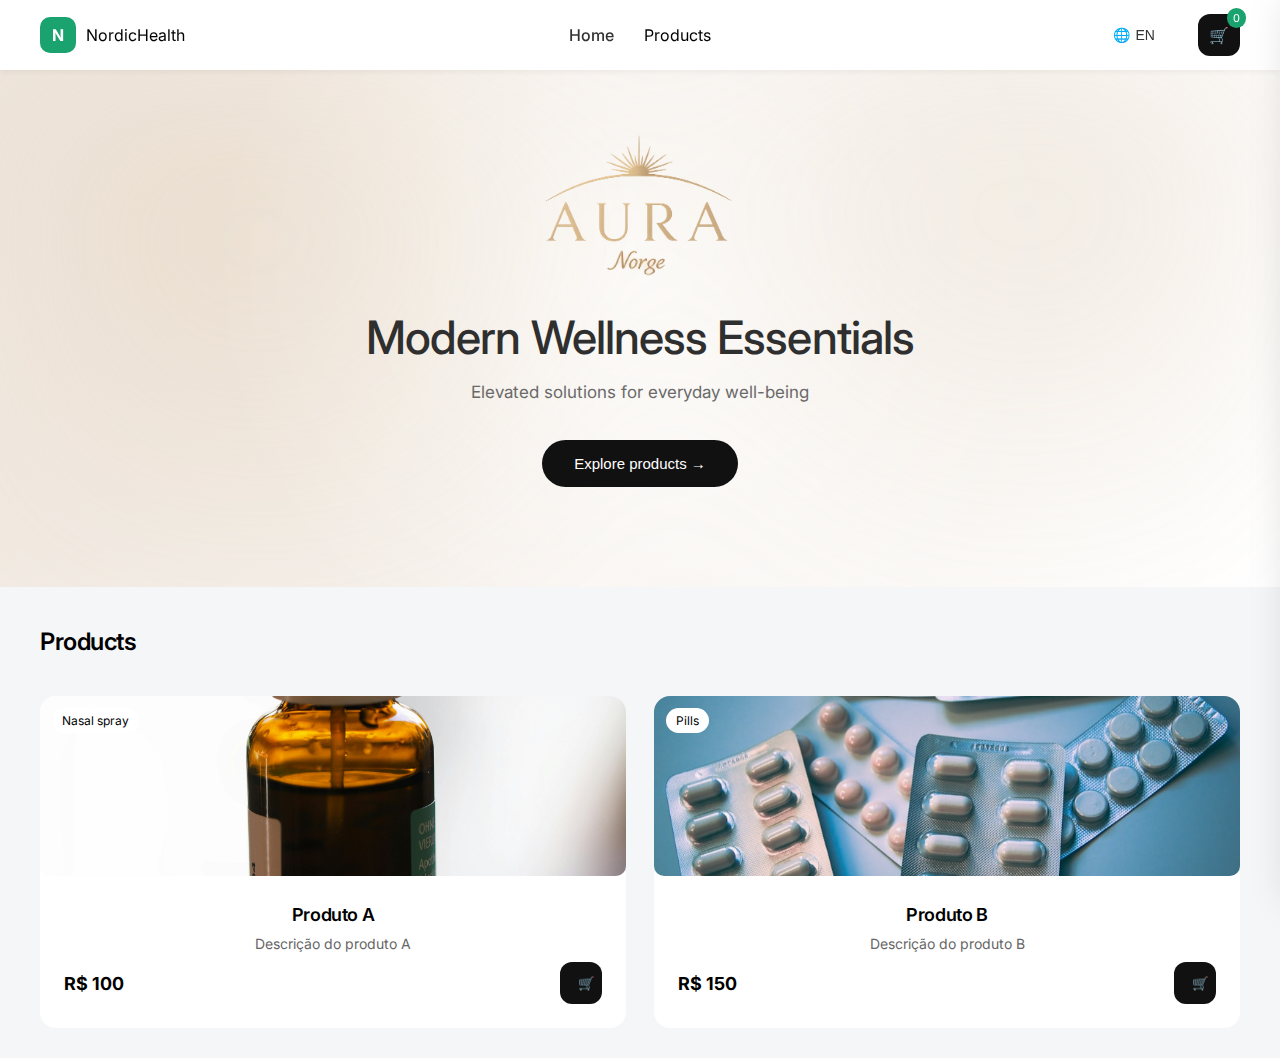
<file: index.html>
<!DOCTYPE html>
<html>
<head>
<meta charset="UTF-8">
<title>Store</title>
<link rel="stylesheet" href="assets/css/style.css">
<link href="https://fonts.googleapis.com/css2?family=Inter:wght@300;400;500;600&display=swap" rel="stylesheet">
</head>

<body>

<header>
  <div class="logo">
    <div class="logo-icon">N</div>
    <span>NordicHealth</span>
  </div>

  <nav class="main-nav">

    <a href="index.html" id="nav-home"></a>

    <div class="nav-dropdown">
      <span id="nav-products"></span>

      <div class="dropdown-menu">
        <a href="index.html?cat=all" id="nav-all"></a>
        <a href="index.html?cat=spray" id="nav-spray"></a>
        <a href="index.html?cat=pills" id="nav-pills"></a>
      </div>
    </div>

  </nav>

  <div class="header-actions">

    <!-- Idioma -->
    <div class="lang-selector">
      <button onclick="toggleLangMenu()" class="lang-btn">
        🌐 <span id="current-lang">EN</span>
      </button>

      <div id="lang-menu" class="lang-menu">
        <div class="lang-item" onclick="setLang('en')">
          <span class="lang-code">GB</span>
          <span>English</span>
        </div>

        <div class="lang-item" onclick="setLang('no')">
          <span class="lang-code">NO</span>
          <span>Norsk</span>
        </div>
      </div>
    </div>

    <!-- Carrinho -->
    <a href="#" onclick="openCart(); return false;" class="cart-btn">
      🛒
      <span id="cart-count" class="cart-badge">0</span>
    </a>

  </div>
</header>

<section class="hero">

  <div class="hero-blur"></div>

  <div class="hero-content">

    <img src="assets/images/logo.png" class="hero-logo">

    <h1 id="hero-title"></h1>
    <p id="hero-subtitle"></p>

    <button class="hero-btn"  id="hero-btn" onclick="location.href='#products-title'">
      Explore products →
    </button>

  </div>

</section>

<h2 id="products-title"></h2>

<div id="product-list" class="grid"></div>

<!-- Overlay -->
<div id="cart-overlay" onclick="closeCart()"></div>

<!-- Drawer -->
<div id="cart-drawer">
  <div class="cart-header">
    <h3 id="cart-title"></h3>
    <button onclick="closeCart()">✕</button>
  </div>

  <div id="cart-drawer-items"></div>

  <div class="cart-footer">
    <h3 id="drawer-total"></h3>
    <button class="primary" id="checkout-btn" onclick="checkoutWhatsApp()">
    </button>
  </div>
</div>

<!-- Scripts -->
<script src="assets/js/products.js"></script>
<script src="assets/js/cart.js"></script>
<script src="assets/js/ui.js"></script>
<script src="assets/js/checkout.js"></script>

<script src="assets/js/i18n/en.js"></script>
<script src="assets/js/i18n/no.js"></script>
<script src="assets/js/i18n/i18n.js"></script>

<script>
document.getElementById("hero-title").innerText = t("heroTitle");
document.getElementById("hero-subtitle").innerText = t("heroSubtitle");
document.getElementById("products-title").innerText = t("products");
document.getElementById("cart-title").innerText = t("cart");
document.getElementById("checkout-btn").innerText = t("checkout");
document.getElementById("nav-home").innerText = t("menuHome");
document.getElementById("nav-products").innerText = t("menuProducts");
document.getElementById("nav-all").innerText = t("menuProducts");
document.getElementById("nav-spray").innerText = t("menuSpray");
document.getElementById("nav-pills").innerText = t("menuPills");
document.getElementById("hero-btn").innerText = t("heroButton");



renderProducts();
updateCartCount();
</script>

</body>
</html>
</file>
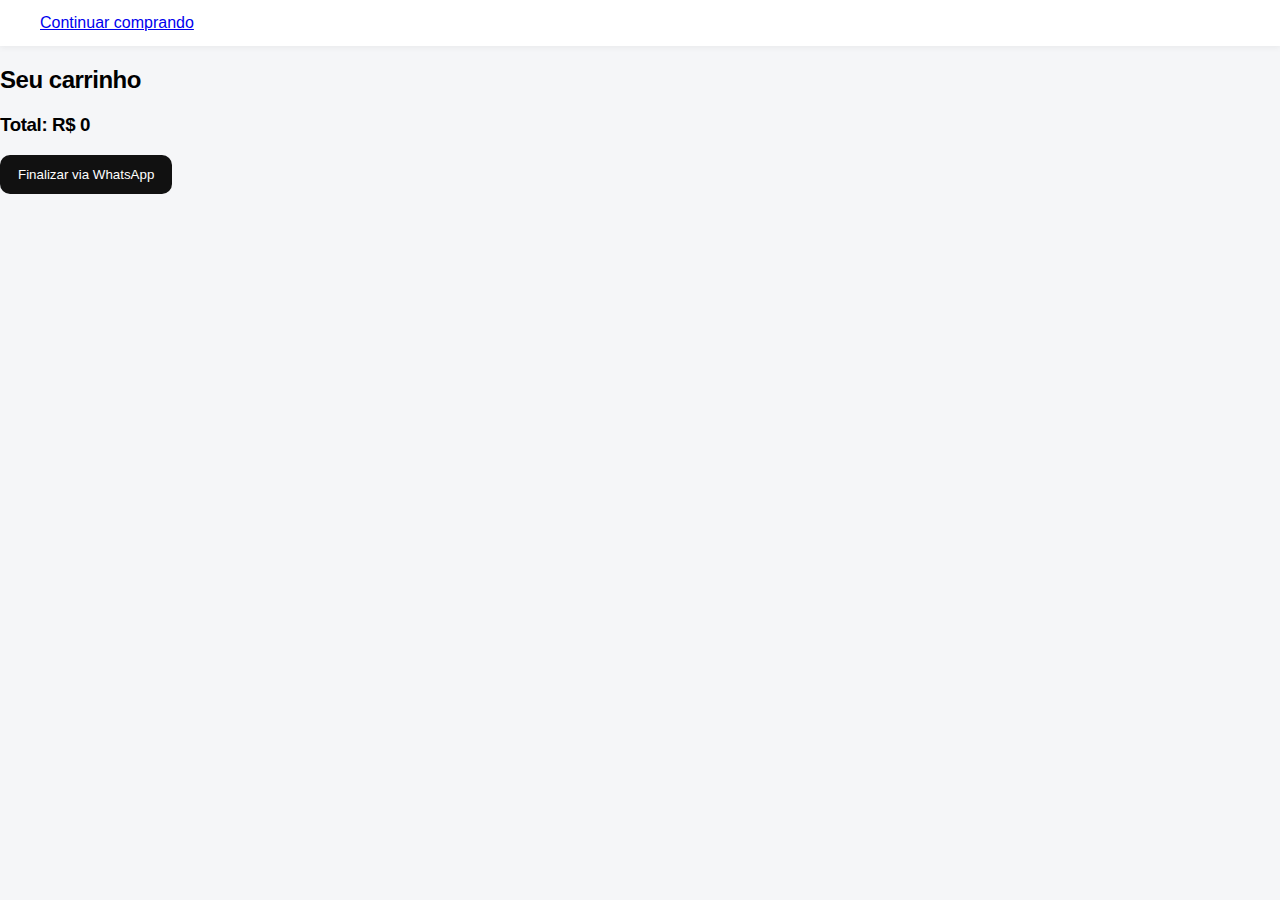
<file: carrinho.html>
<!DOCTYPE html>
<html>
<head>
<meta charset="UTF-8">
<title>Carrinho</title>
<link rel="stylesheet" href="assets/css/style.css">
</head>

<body>
<header>
  <a href="index.html">Continuar comprando</a>
</header>

<h2>Seu carrinho</h2>
<div id="cart-items"></div>

<h3 id="cart-total"></h3>

<button onclick="checkoutWhatsApp()">Finalizar via WhatsApp</button>

<script src="assets/js/products.js"></script>
<script src="assets/js/cart.js"></script>
<script src="assets/js/ui.js"></script>
<script src="assets/js/checkout.js"></script>

<script>
renderCart();
</script>

</body>
</html>
</file>
<file: assets/css/style.css>
body {
  font-family: 'Inter', sans-serif;
  margin: 0;
  background: #f5f6f8;
}

/* HEADER */
header {
  position: sticky;
  top: 0;
  z-index: 50;

  background: white;
  padding: 14px 40px;

  display: flex;
  align-items: center;
  justify-content: space-between;

  box-shadow: 0 2px 6px rgba(0,0,0,0.05);
}

.main-nav {
  display: flex;
  align-items: center;
  gap: 30px;
}


h1, h2, h3 {
  font-weight: 600;
  letter-spacing: -0.02em;
}

p {
  line-height: 1.5;
}

header button {
  margin-right: 5px;
}

/* HERO */

.hero {
  position: relative;
  padding: 60px 40px 100px;
  overflow: hidden;
  background:
    radial-gradient(circle at 50% 40%, rgba(255,255,255,0.9), transparent 60%),
    linear-gradient(120deg, #efe6dd, #ffffff);
  text-align: center;
}

.hero-blur {
  position: absolute;
  inset: 0;
  background:
    radial-gradient(circle at 20% 30%, rgba(210,180,140,0.25), transparent 40%),
    radial-gradient(circle at 80% 20%, rgba(200,170,130,0.18), transparent 40%);
  filter: blur(80px);
  z-index: 0;
}

.hero-content {
  position: relative;
  z-index: 1;

  max-width: 900px;
  margin: auto;

  display: flex;
  flex-direction: column;
  align-items: center;
  text-align: center;
}

@media (max-width: 768px) {
  .hero h1 {
    font-size: 36px;
    max-width: 90%;
  }

  .hero-logo {
    height: 160px;
  }
}

.hero-logo {
  height: 150px;
  margin: 0 0 30px;
  opacity: 0.9;
}

.hero-badge {
  display: inline-flex;
  align-items: center;
  gap: 6px;

  background: #d6efe6;
  color: #147a53;

  padding: 8px 16px;
  border-radius: 999px;

  margin: 10px 0 20px;
  font-size: 14px;
}

.hero h1 {
  font-size: 46px;
  max-width: 680px;
  margin: 0 auto 14px;
  line-height: 1.2;
  font-weight: 500;
  color: #2f2f2f;
}

.hero p {
  font-size: 17px;
  max-width: 520px;
  margin: 0 auto;
  line-height: 1.6;
  color: #6a6a6a;
}

.hero-btn {
  margin-top: 34px;
  background: #111;
  color: white;

  padding: 15px 32px;
  border-radius: 999px;

  font-size: 15px;
  font-weight: 500;

  transition: transform .15s ease, box-shadow .2s ease;
}

.hero-btn:hover {
  transform: translateY(-2px);
  box-shadow: 0 8px 20px rgba(0,0,0,0.15);
}

.hero-btn:active {
  transform: translateY(0);
}

/* GRID */
.grid {
  display: grid;
  grid-template-columns: repeat(auto-fit, minmax(260px, 1fr));
  gap: 28px;
  padding: 30px 40px;
  max-width: 1200px;
  margin: auto;
}

/* CARD */
.card {
  background: white;
  border-radius: 14px;
  padding: 15px;
  text-align: center;
  transition: .2s;
}

.card:hover {
  transform: translateY(-6px);
  box-shadow: 0 10px 30px rgba(0,0,0,0.08);
}

.card img {
  width: 100%;
  border-radius: 10px;
}

/* PRODUCT PAGE */
.product-page {
  display: flex;
  gap: 40px;
  padding: 30px;
  flex-wrap: wrap;
}

.product-page img {
  max-width: 400px;
  border-radius: 12px;
}

/* BUTTON */
button {
  padding: 12px 18px;
  border-radius: 10px;
  border: none;
  background: #111;
  color: white;
  cursor: pointer;
  transition: transform .1s ease, opacity .2s ease;
}

button:hover {
  opacity: 0.9;
}

button:active {
  transform: scale(0.96);
}

button.primary {
  background: #1aa36f;
}

/* CART PAGE (fallback antiga) */
.cart-item {
  background: white;
  margin: 10px 20px;
  padding: 15px;
  border-radius: 10px;
}

/* LOGO */
.logo {
  display: flex;
  align-items: center;
  gap: 10px;
}

.logo-icon {
  background: #1aa36f;
  color: white;
  width: 36px;
  height: 36px;
  border-radius: 10px;
  display: flex;
  align-items: center;
  justify-content: center;
  font-weight: bold;
}

/* HEADER ACTIONS */
.header-actions {
  display: flex;
  align-items: center;
  gap: 20px;
}

/* LANGUAGE */
.lang-selector {
  position: relative;
}

.lang-btn {
  background: transparent;
  border: none;
  display: flex;
  align-items: center;
  gap: 6px;
  font-size: 14px;
  cursor: pointer;
  color: #333;
}

/* LANGUAGE MENU */
.lang-menu {
  display: none;
  position: absolute;
  right: 0;
  top: 38px;
  width: 170px;
  background: white;
  border-radius: 14px;
  box-shadow: 0 15px 40px rgba(0,0,0,0.12);
  padding: 8px;
}

.lang-menu.show {
  display: block;
}

.lang-item {
  display: flex;
  gap: 10px;
  padding: 10px 12px;
  border-radius: 10px;
  cursor: pointer;
  align-items: center;
}

.lang-item:hover {
  background: #e7f5f0;
}

.lang-code {
  font-size: 12px;
  color: #777;
}

/* CART BUTTON */
.cart-btn {
  position: relative;
  width: 42px;
  height: 42px;
  background: #111;
  border-radius: 12px;
  display: flex;
  align-items: center;
  justify-content: center;
  color: white;
  text-decoration: none;
}

.cart-badge {
  position: absolute;
  top: -6px;
  right: -6px;
  background: #1aa36f;
  color: white;
  font-size: 11px;
  padding: 3px 6px;
  border-radius: 999px;
}

/* OVERLAY */
#cart-overlay {
  position: fixed;
  inset: 0;
  background: rgba(0,0,0,0.4);
  display: none;
  z-index: 100;
}

#cart-overlay.show {
  display: block;
}

/* DRAWER */
#cart-drawer {
  position: fixed;
  right: -400px;
  top: 0;
  width: min(380px, 100%);
  height: 100%;
  background: white;
  box-shadow: -10px 0 40px rgba(0,0,0,0.15);
  transition: 0.3s;
  display: flex;
  flex-direction: column;
  z-index: 101;
  transition: right .35s cubic-bezier(.25,.8,.25,1);
}

#cart-drawer.open {
  right: 0;
}

/* DRAWER HEADER */
.cart-header {
  padding: 20px;
  display: flex;
  justify-content: space-between;
  border-bottom: 1px solid #eee;
}

/* ITEMS AREA */
#cart-drawer-items {
  flex: 1;
  overflow-y: auto;
  padding: 15px;
}

/* DRAWER FOOTER */
.cart-footer {
  padding: 20px;
  border-top: 1px solid #eee;
}

/* CART ITEMS */
.drawer-item {
  display: flex;
  gap: 12px;
  background: #f7f7f7;
  padding: 10px;
  border-radius: 12px;
  margin-bottom: 12px;
}

.drawer-img {
  width: 70px;
  height: 70px;
  object-fit: cover;
  border-radius: 8px;
}

.drawer-info {
  flex: 1;
}

.qty-row {
  display: flex;
  align-items: center;
  gap: 10px;
  margin: 6px 0;
}

.qty-row button {
  width: 26px;
  height: 26px;
  border-radius: 6px;
  border: none;
  background: #ddd;
  cursor: pointer;
}

.price-row {
  display: flex;
  justify-content: space-between;
  align-items: center;
}

.remove-btn {
  background: transparent;
  color: #999;
  border: none;
  cursor: pointer;
}

.remove-btn:hover {
  color: red;
}

.main-img {
  width: 400px;
  max-width: 100%;
  border-radius: 12px;
}

.thumb-row {
  display: flex;
  gap: 10px;
  margin-top: 10px;
}

.thumb {
  width: 70px;
  height: 70px;
  object-fit: cover;
  border-radius: 8px;
  cursor: pointer;
  border: 2px solid transparent;
}

.thumb:hover {
  border-color: #1aa36f;
}

.card {
  background: white;
  border-radius: 16px;
  overflow: hidden;
  transition: .2s;
  padding: 0;
}

.card-image {
  position: relative;
  overflow: hidden;
}

.card-image img {
  width: 100%;
  height: 180px;
  object-fit: cover;
  background: #f3f3f3;
  transition: transform .4s ease;
}

.card:hover .card-image img {
  transform: scale(1.05);
}

.card-badge {
  position: absolute;
  top: 12px;
  left: 12px;
  background: white;
  padding: 5px 10px;
  border-radius: 999px;
  font-size: 12px;
  z-index: 2;
}


.card-body {
  padding: 24px;
  display: flex;
  flex-direction: column;
  gap: 8px;
  flex: 1;
}

.card-body h3 {
  margin: 0;
  font-size: 18px;
}

.card-body p {
  margin: 0;
  color: #666;
  font-size: 14px;
}

.card-footer {
  display: flex;
  justify-content: space-between;
  align-items: center;
  margin-top: auto;
}

.card-footer strong {
  font-size: 18px;
}

.card-footer button {
  width: 42px;
  height: 42px;
  border-radius: 12px;
  background: #111;
  color: white;
}

.card {
  display: flex;
  flex-direction: column;
  background: white;
  border-radius: 16px;
  overflow: hidden;
  transition: transform .25s ease, box-shadow .25s ease;
}

.card:hover {
  transform: translateY(-6px);
  box-shadow: 0 14px 35px rgba(0,0,0,0.08);
}

.card-link {
  text-decoration: none;
  color: inherit;
}
.card-link:hover .card {
  transform: translateY(-6px);
  box-shadow: 0 10px 30px rgba(0,0,0,0.08);
}

.card {
  animation: fadeIn .4s ease;
}

@keyframes fadeIn {
  from {
    opacity: 0;
    transform: translateY(6px);
  }
  to {
    opacity: 1;
    transform: translateY(0);
  }
}

#products-title {
  max-width: 1200px;
  margin: 40px auto 10px;
  padding: 0 40px;
}

.product-wrapper {
  max-width: 1200px;
  margin: 40px auto;
  padding: 0 40px;
  display: flex;
  gap: 50px;
  flex-wrap: wrap;
}

.product-gallery img {
  width: 500px;
  max-width: 100%;
  border-radius: 16px;
}

.product-info {
  flex: 1;
}

.product-price {
  font-size: 26px;
  margin: 10px 0 20px;
}

.product-desc {
  color: #666;
  margin-bottom: 30px;
}

.product-buy {
  display: flex;
  gap: 20px;
  align-items: center;
}

.main-nav {
  display: flex;
  gap: 30px;
}

.main-nav a {
  text-decoration: none;
  color: #333;
  font-weight: 500;
}

.main-nav a:hover {
  color: #1aa36f;
}

.nav-dropdown {
  position: relative;
  padding: 10px 0;
}

.dropdown-menu {
  display: none;
  position: absolute;
  top: 100%;
  left: 0;
  background: white;
  border-radius: 12px;
  box-shadow: 0 12px 30px rgba(0,0,0,0.12);
  padding: 8px;
  min-width: 180px;
}

.dropdown-menu a {
  display: block;
  padding: 10px 14px;
  text-decoration: none;
  color: #333;
}

.dropdown-menu a:hover {
  background: #e7f5f0;
}

.nav-dropdown:hover .dropdown-menu {
  display: block;
}
</file>
